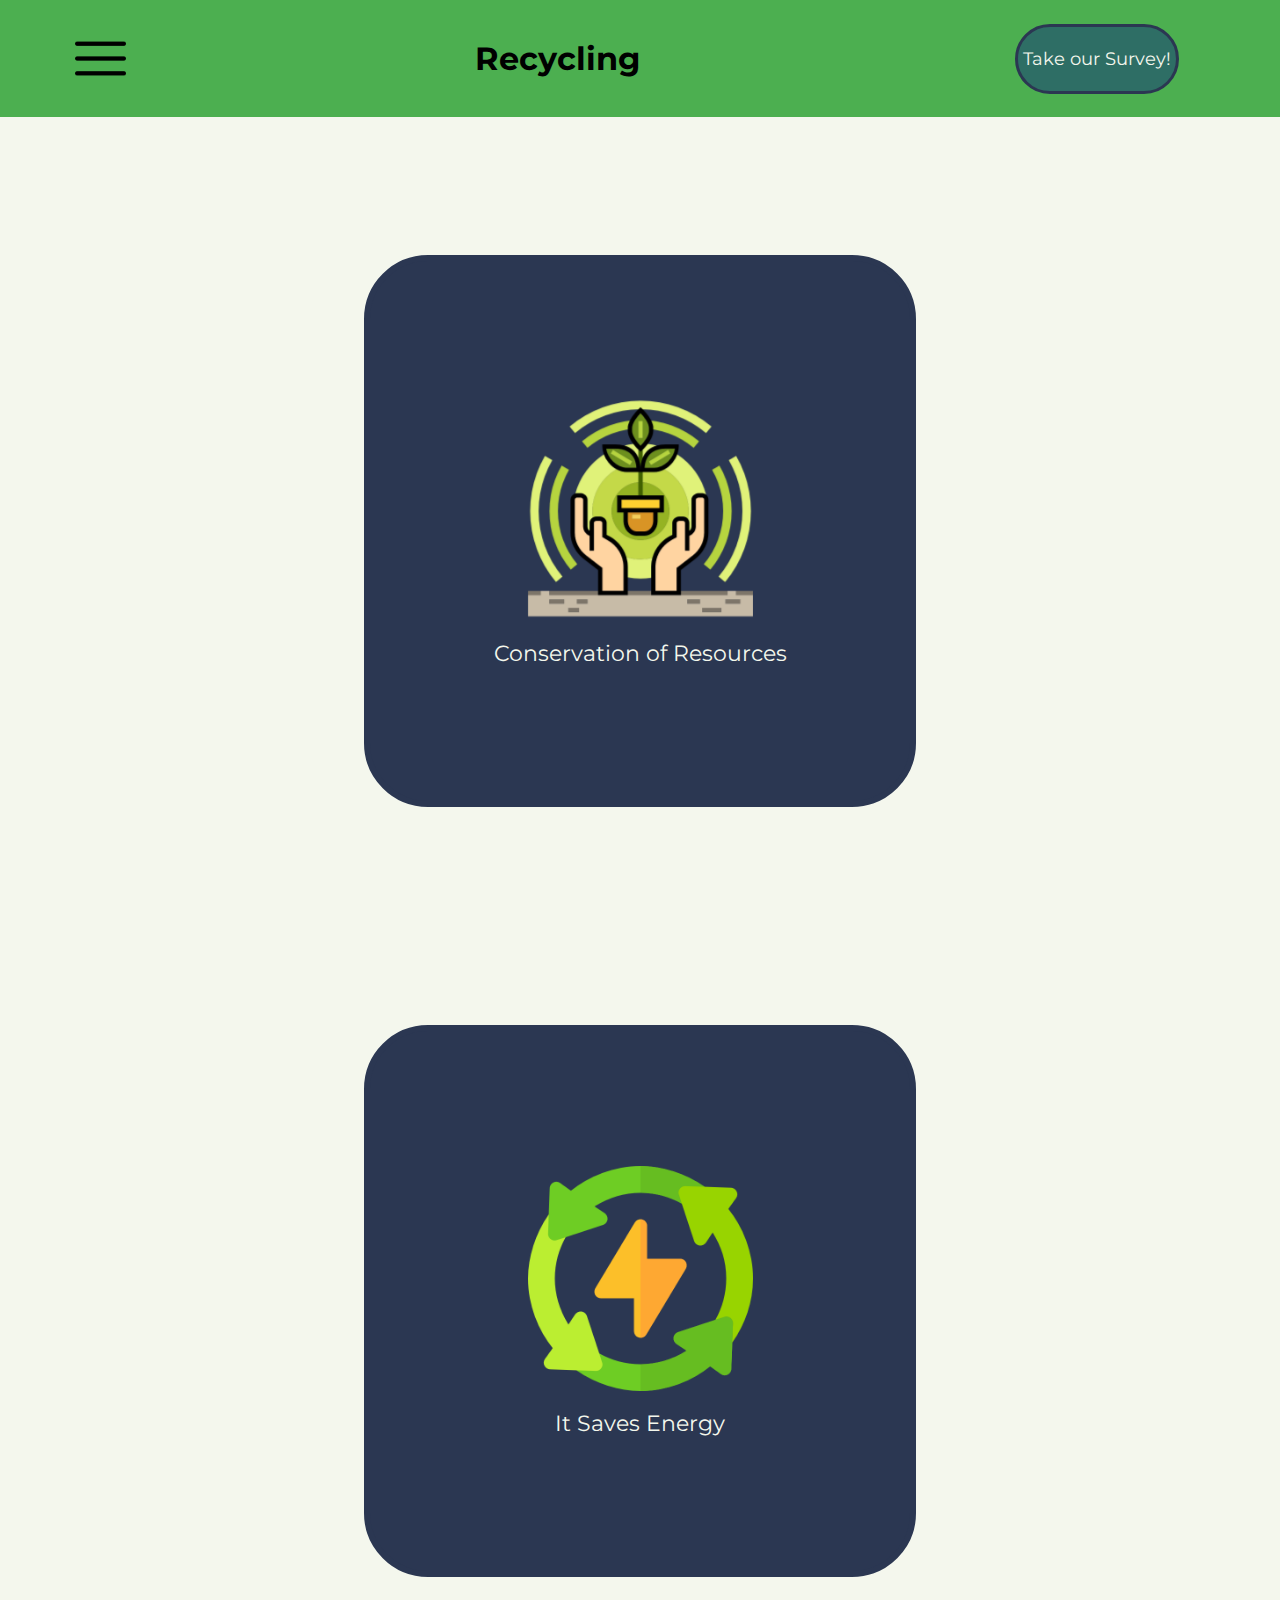
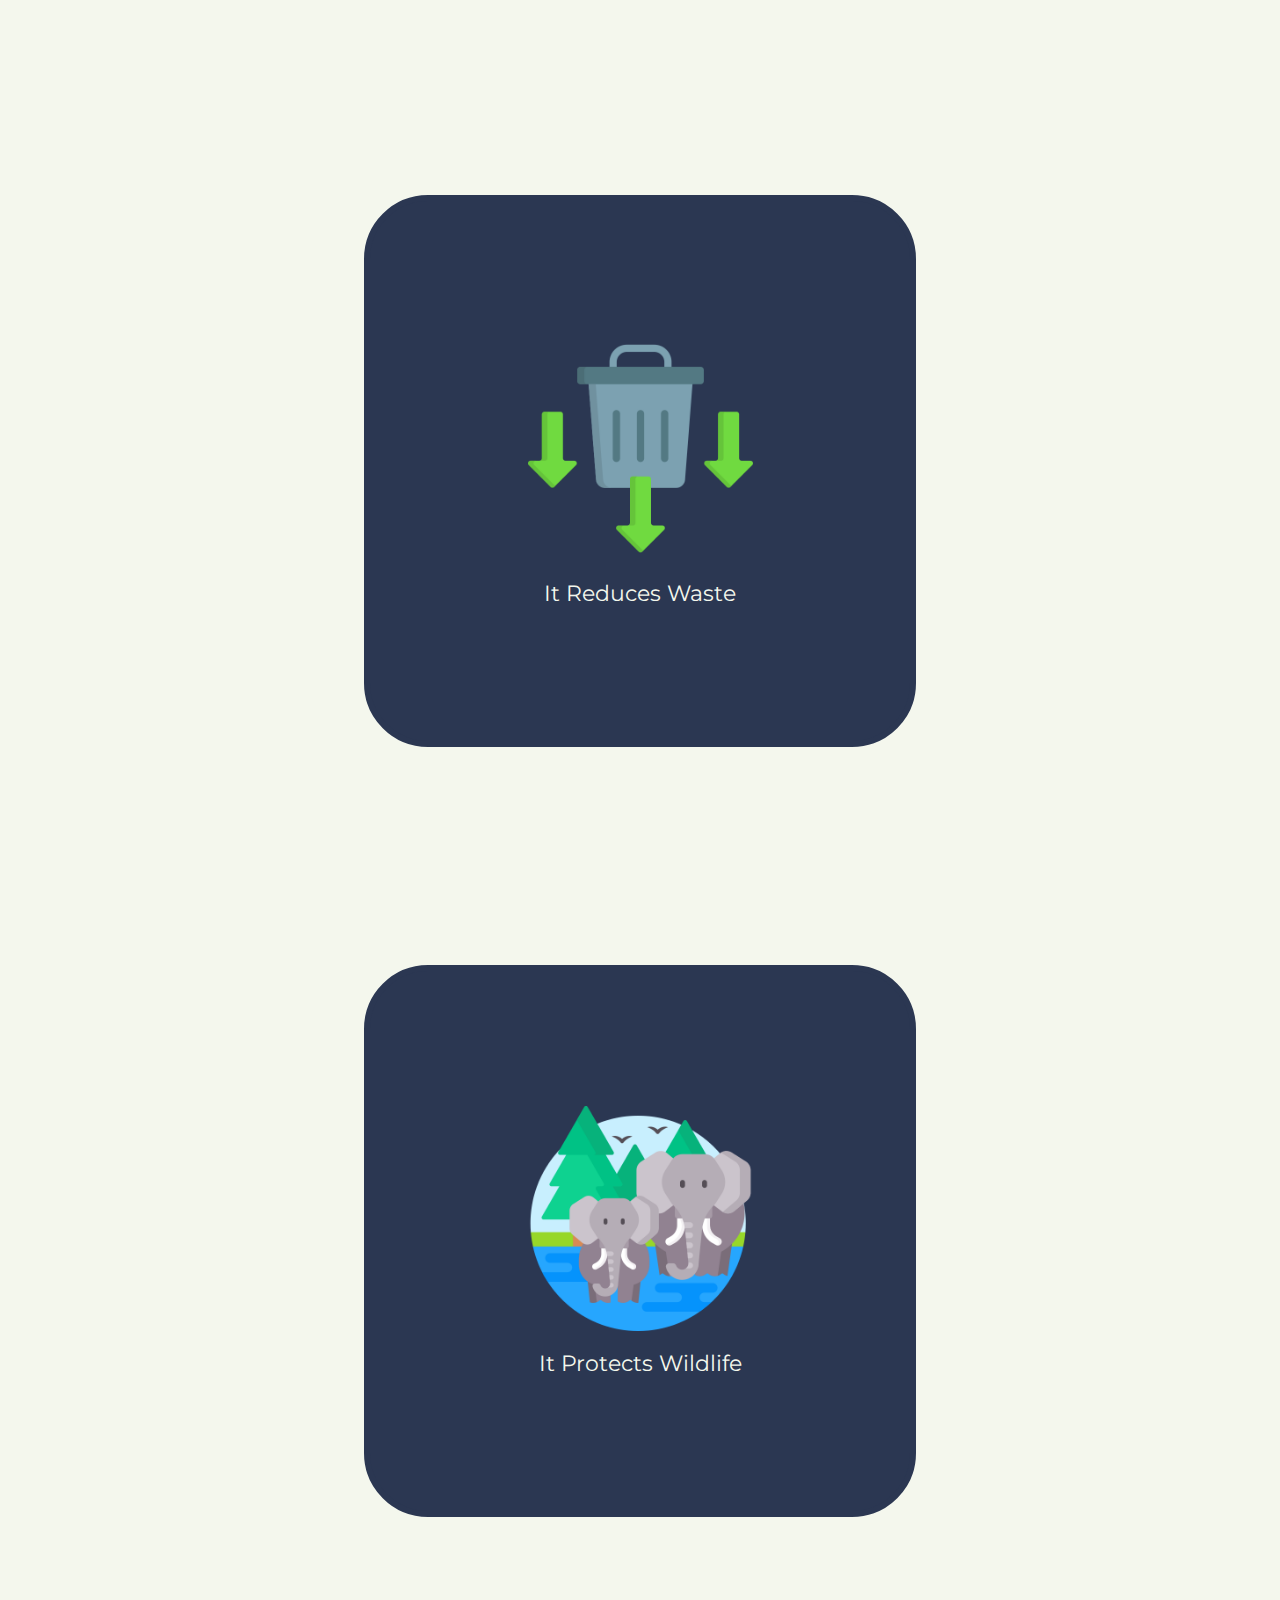
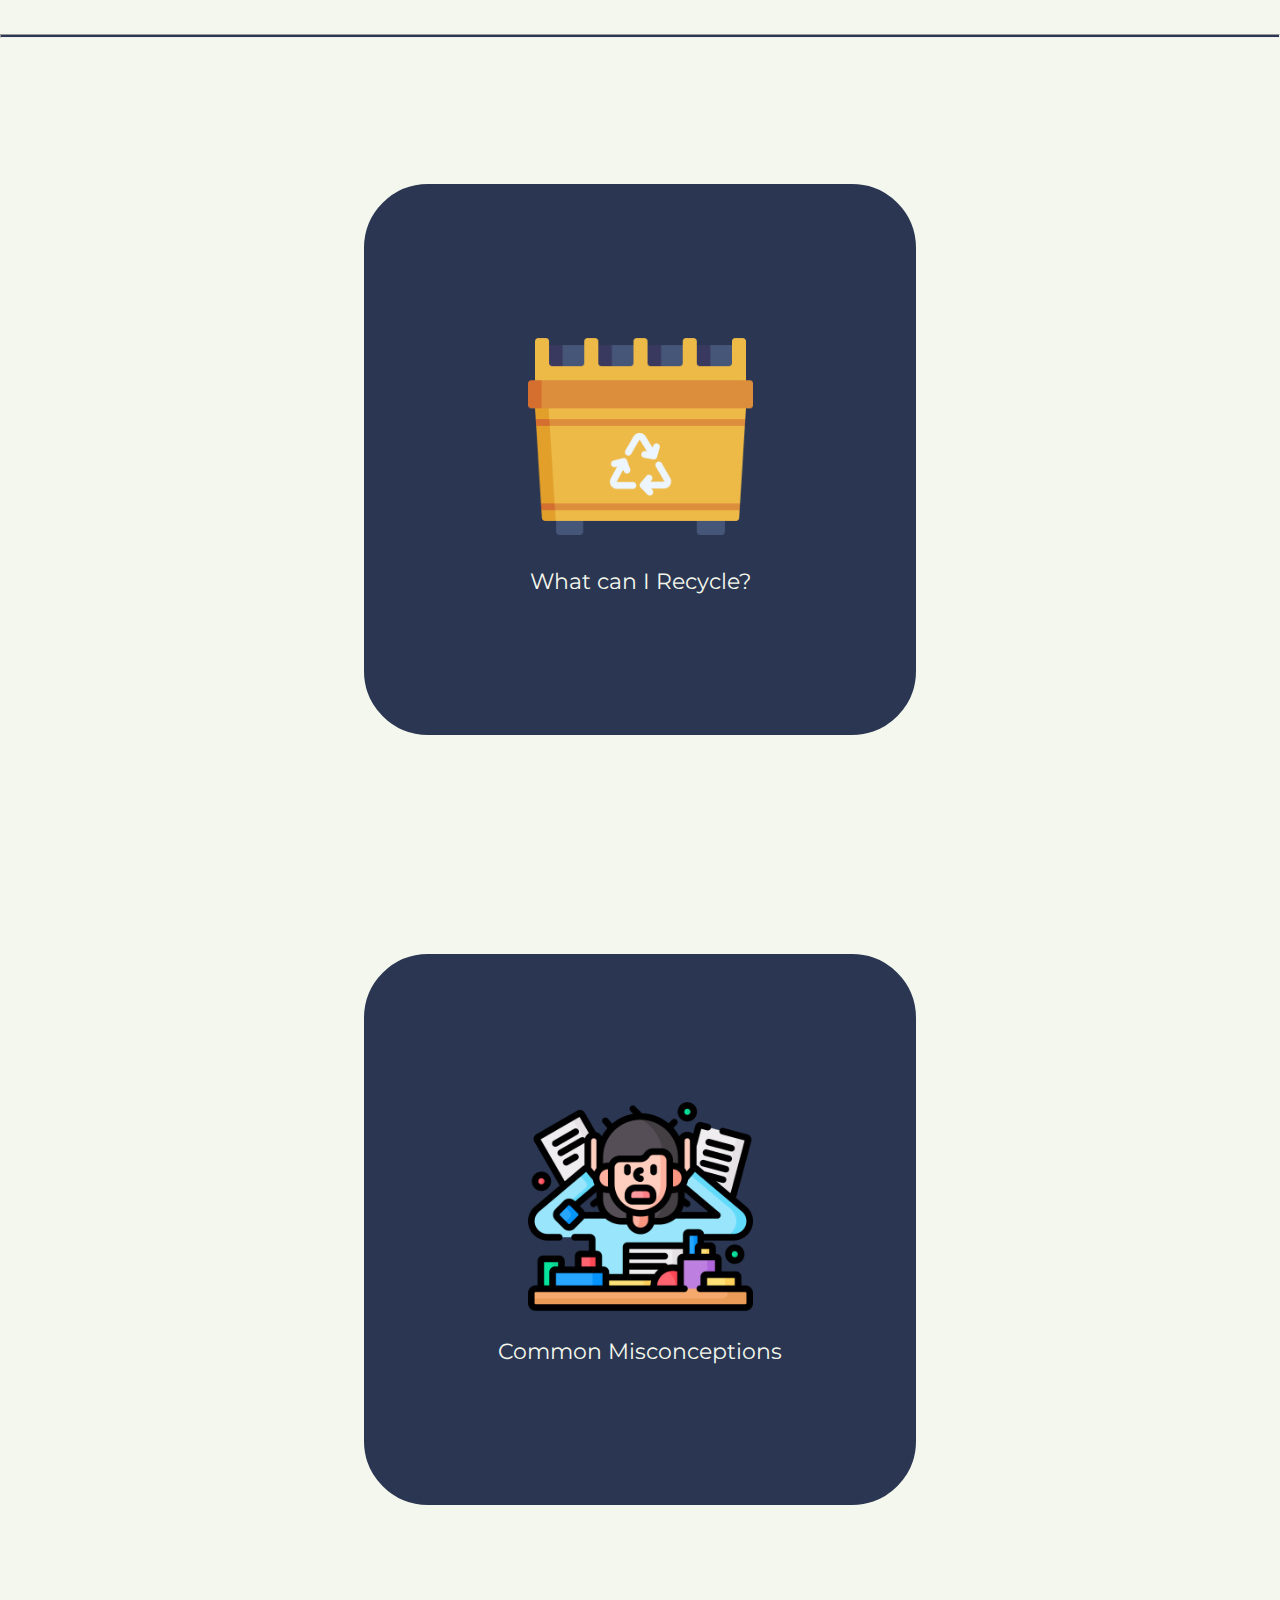
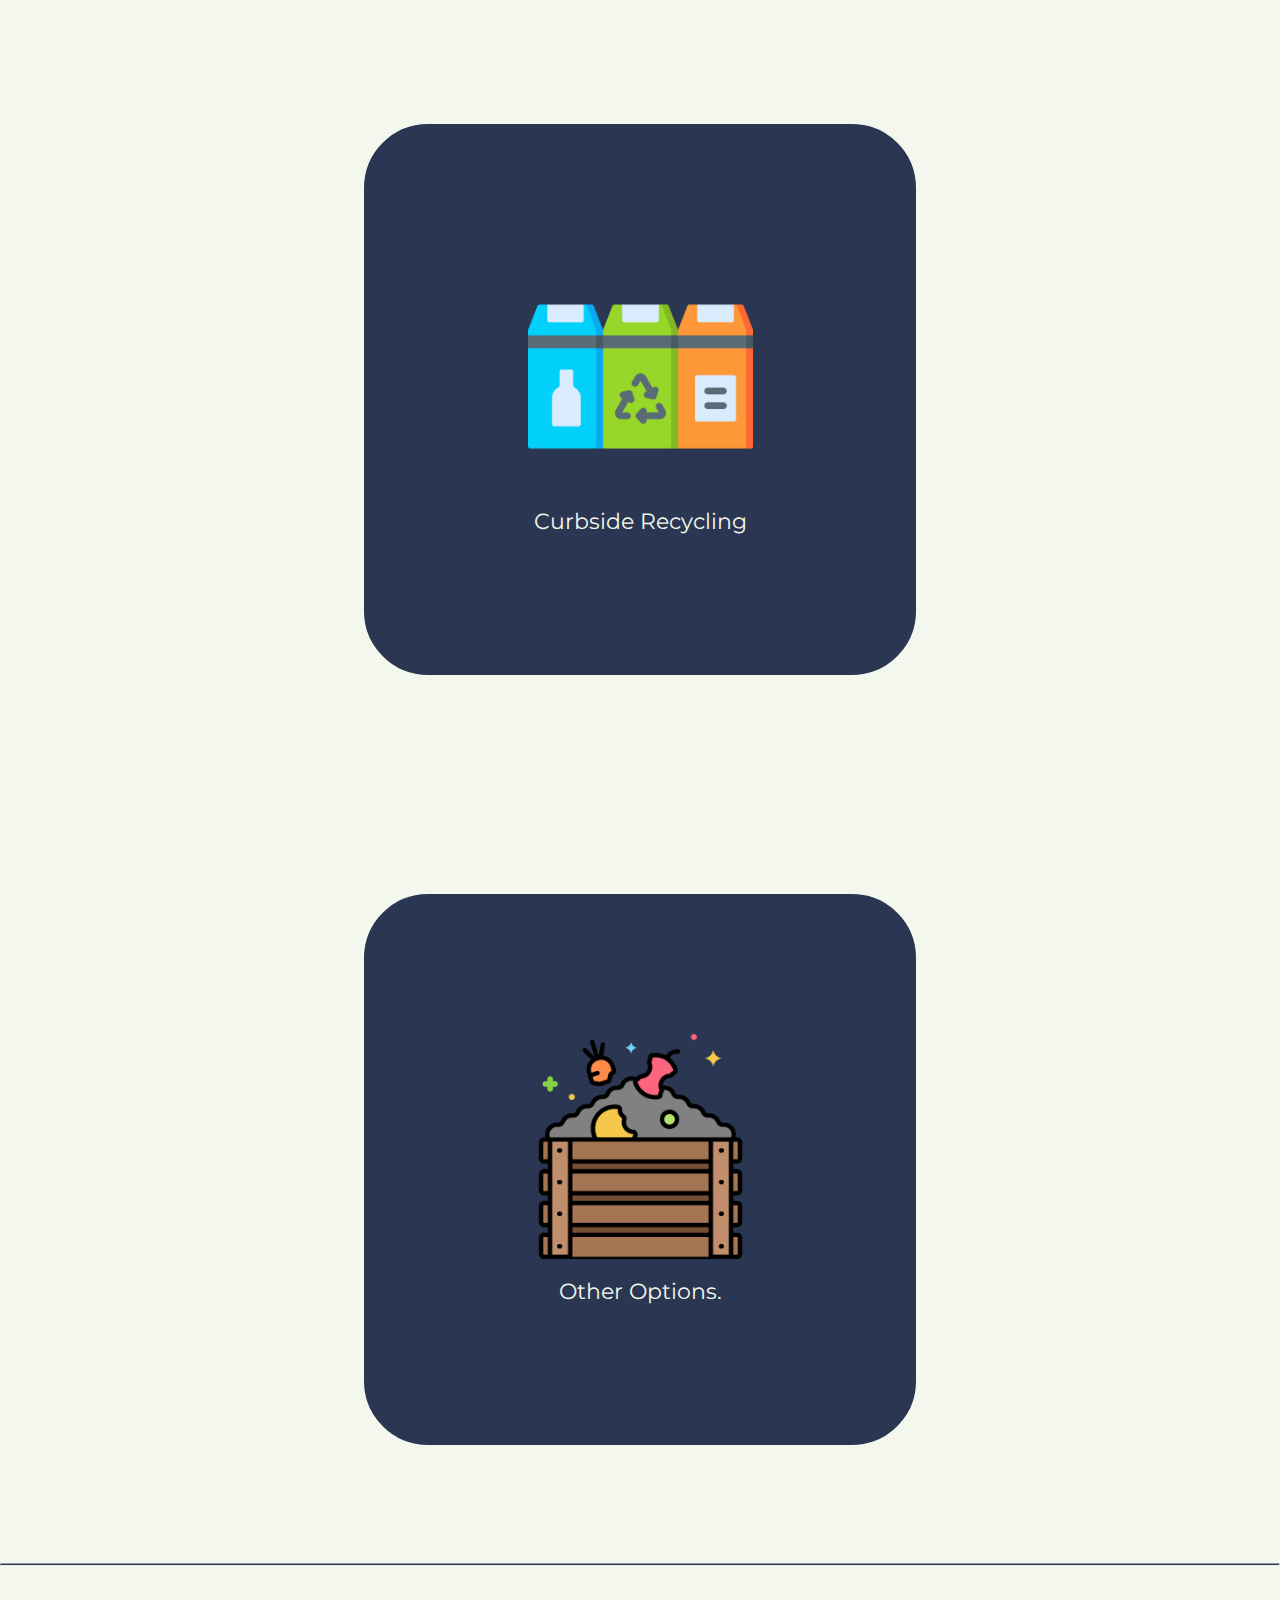
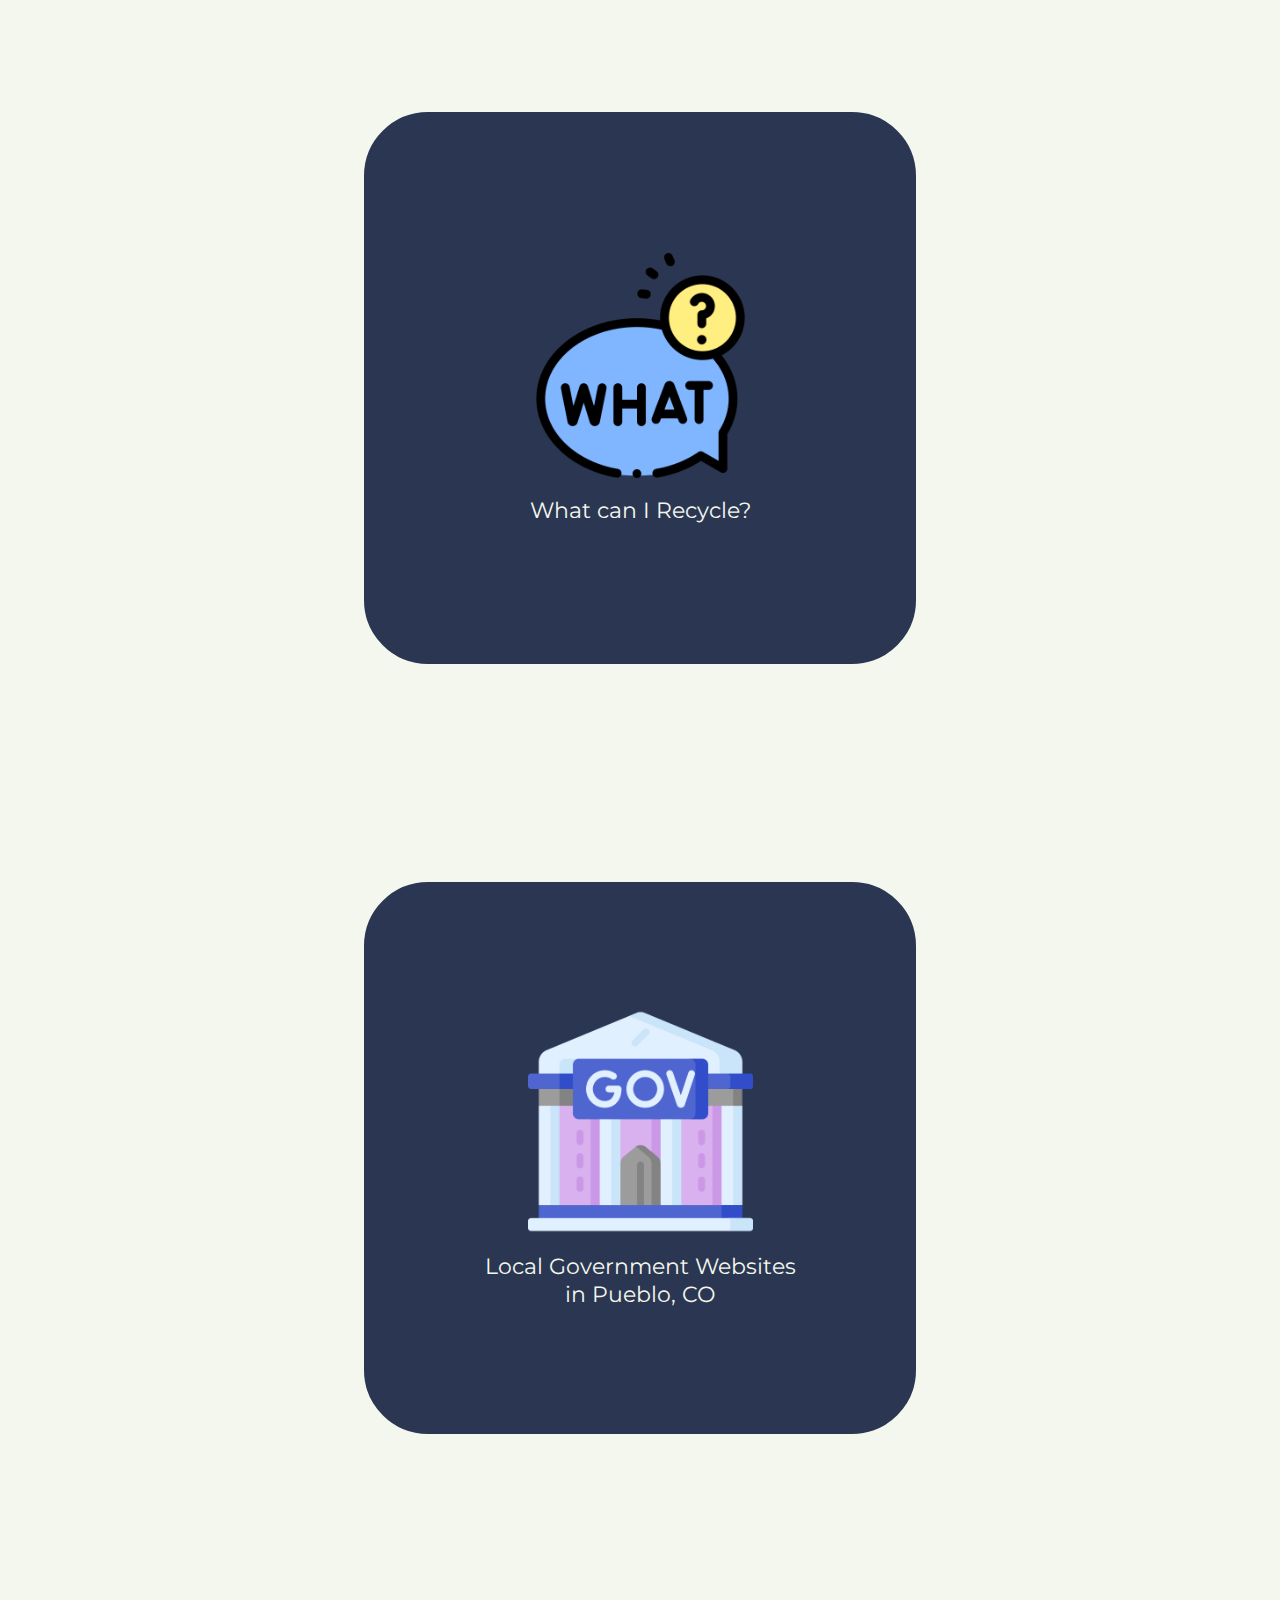
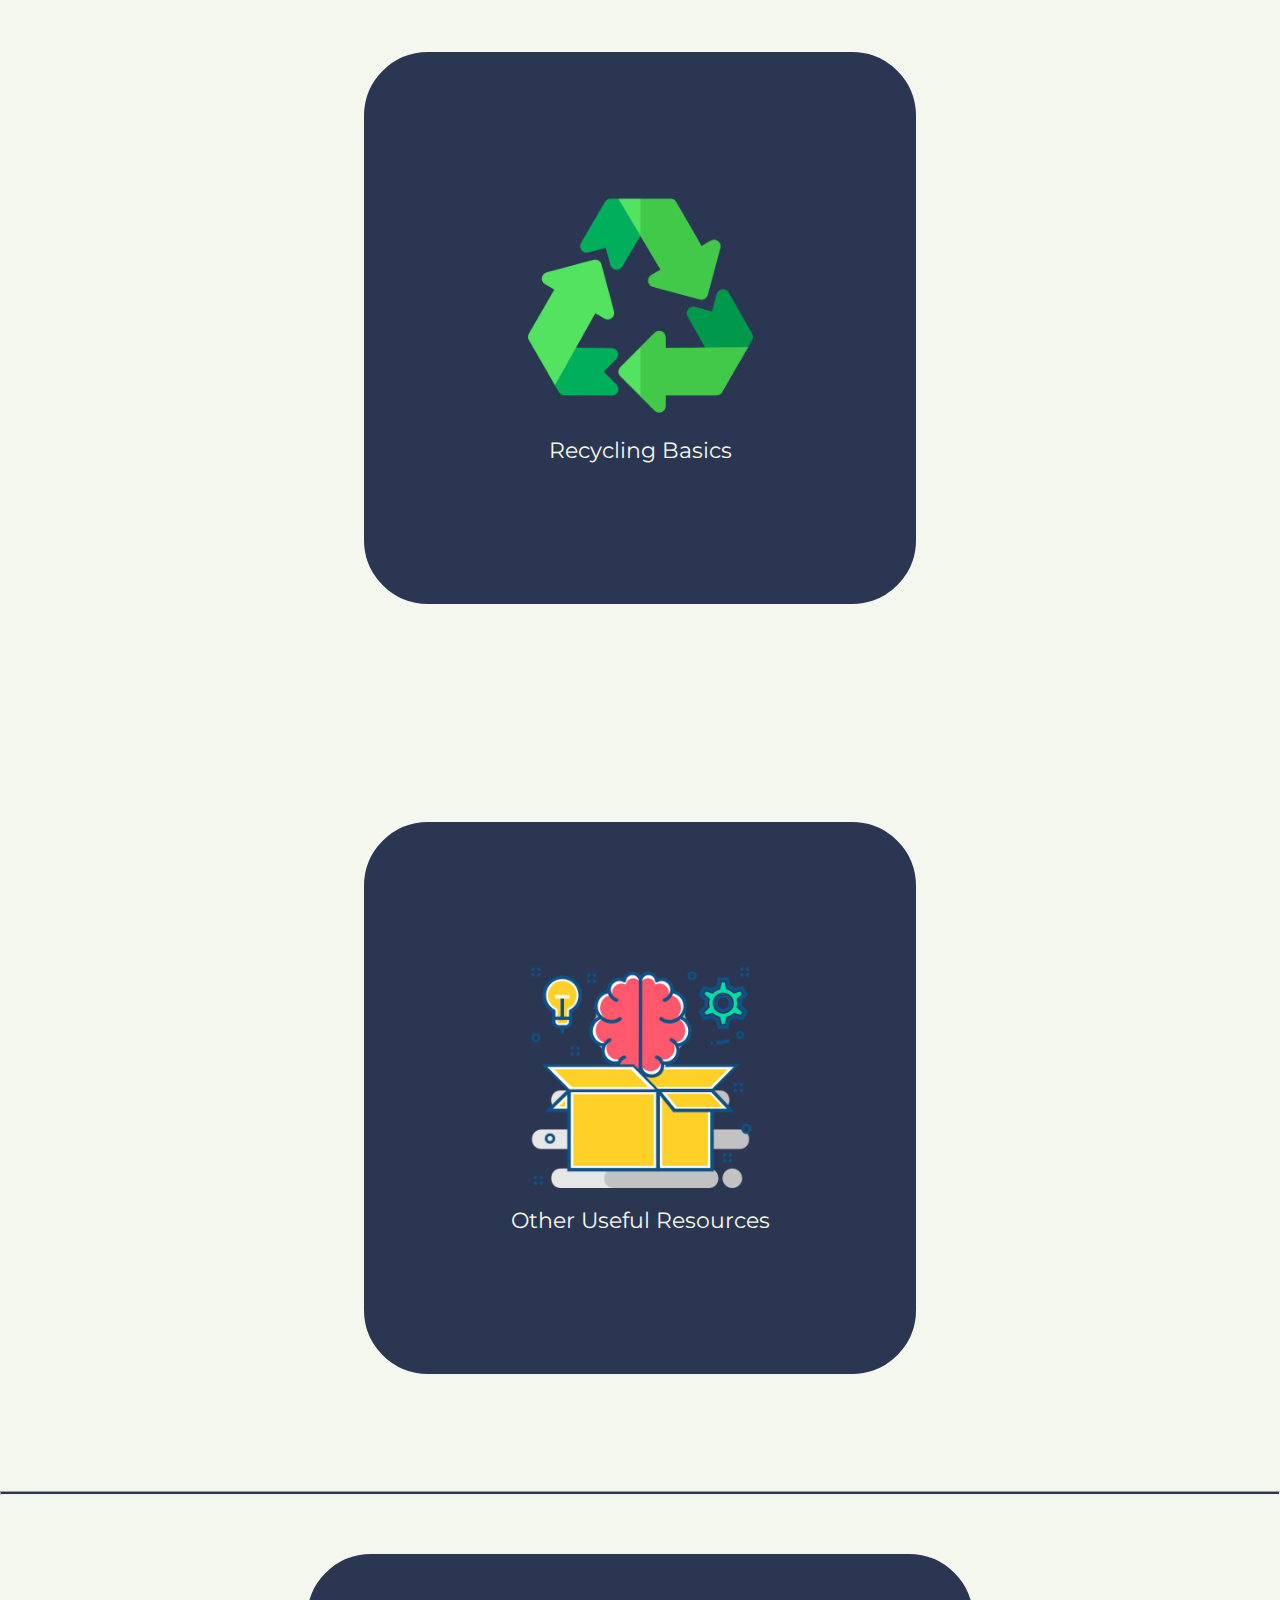
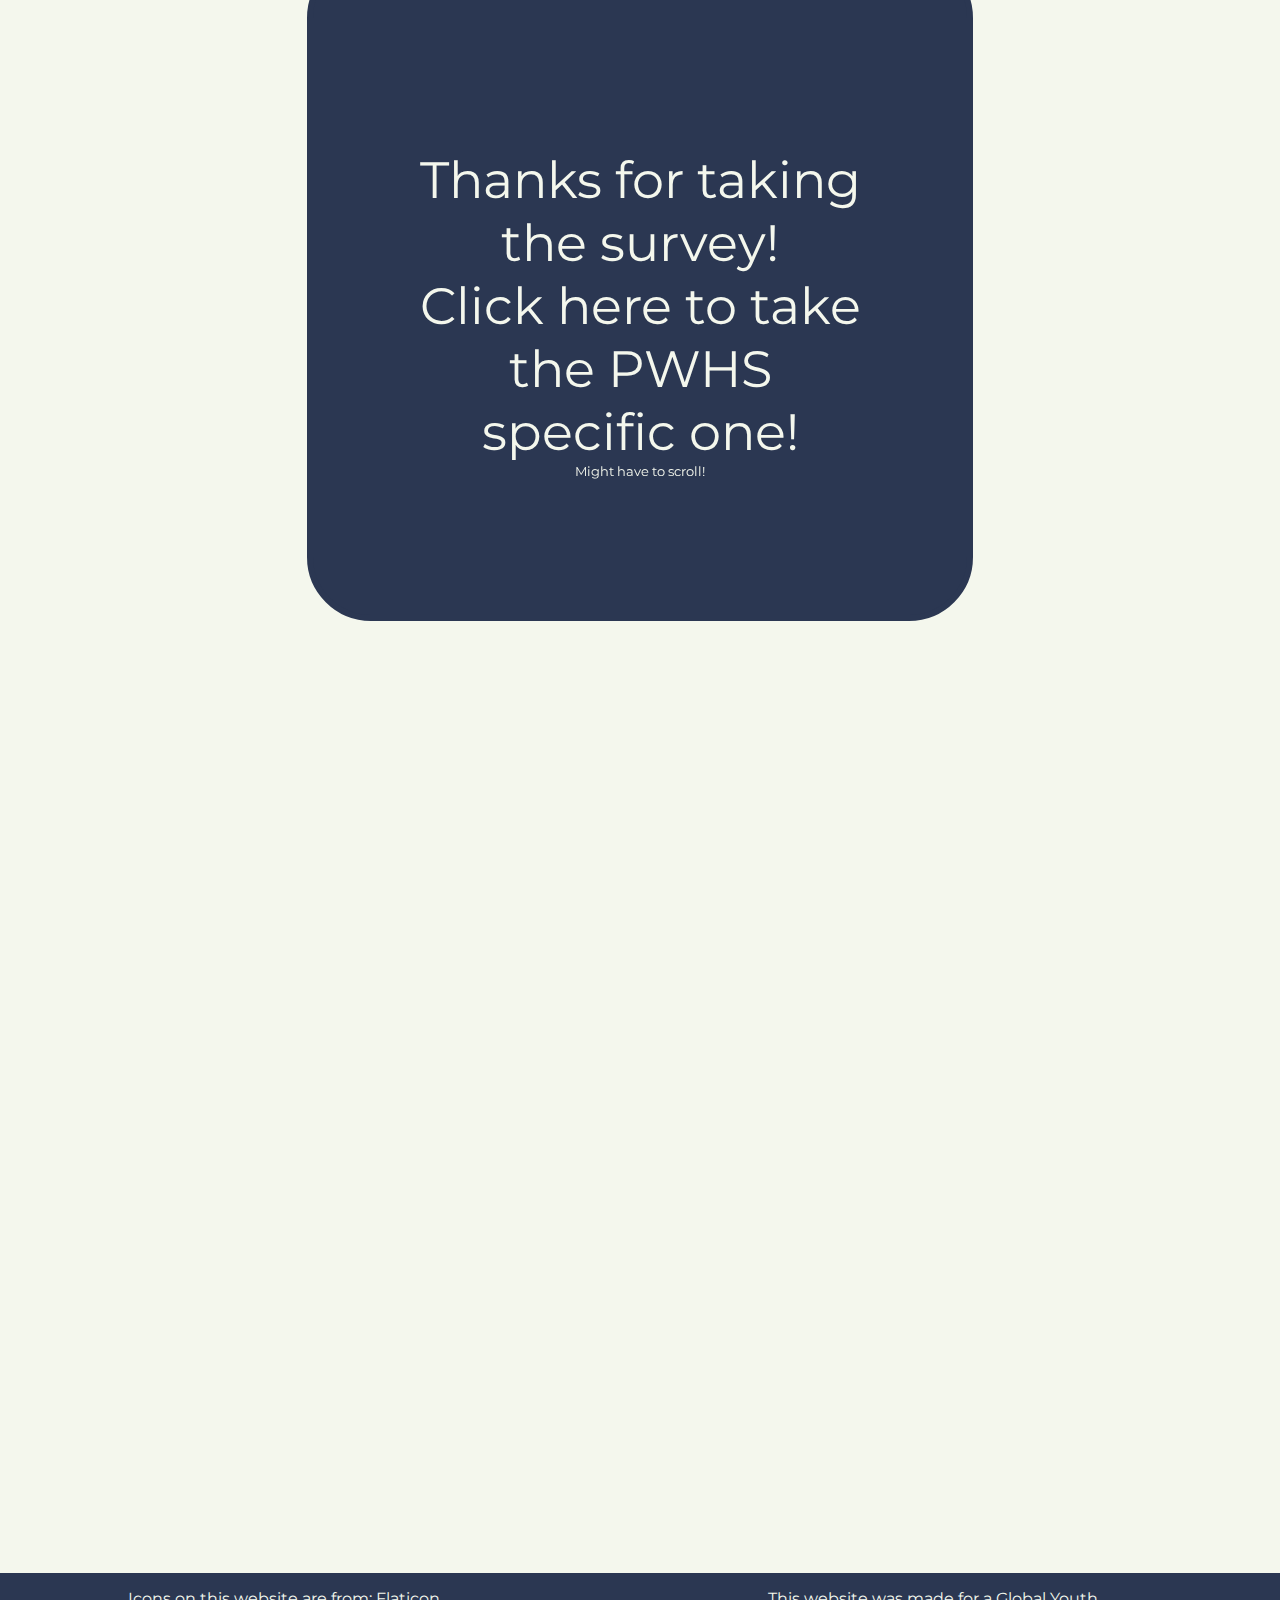
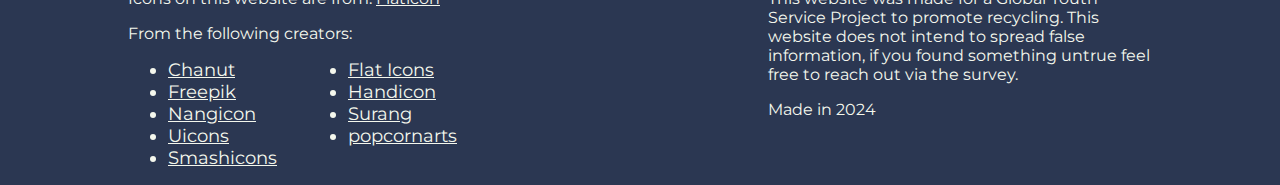
<file: index.html>
<!DOCTYPE html>
<html lang="en">

<head>
    <meta charset="UTF-8">
    <meta name="viewport" content="width=device-width, initial-scale=1.0">
    <title>Recycling</title>
    <link rel="stylesheet" href="style.css">
    <meta name="google-site-verification" content="mfiXJIywang_6eUXZCdTrlqip2WOdzo0ccaQPhDtjS4" />
    <link rel="preconnect" href="https://fonts.googleapis.com">
    <link rel="preconnect" href="https://fonts.gstatic.com" crossorigin>
    <link href="https://fonts.googleapis.com/css2?family=Montserrat:ital,wght@0,100..900;1,100..900&display=swap"
        rel="stylesheet">
    <link rel="shortcut icon" href="pictures/recycle-symbol.png" type="image/x-icon">
    <link rel="icon" href="pictures/recycle-symbol.png" type="image/x-icon">
    <!-- Google tag (gtag.js) -->
    <script async src="https://www.googletagmanager.com/gtag/js?id=G-XC9FH8LLP7"></script>
    <script>
        window.dataLayer = window.dataLayer || [];
        function gtag() { dataLayer.push(arguments); }
        gtag('js', new Date());

        gtag('config', 'G-XC9FH8LLP7');
    </script>
</head>

<body>

    <nav>
        <div id="dropdown">

            <img src="pictures/menu-burger.png" alt="Menu" class="menuIcon">

        </div>
        <div id="openMenu">
            <ul>
                <li><a href="#why" class="menuLinks">Why Recycle?</a></li>
                <li><a href="#how" class="menuLinks">How to Recycle?</a></li>
                <li><a href="#forMore" class="menuLinks">For More Information</a></li>
                <li><a href="#formH2" class="menuLinks">Take our survey!</a></li>
            </ul>
        </div>
        <div id="title">
            <h1>Recycling</h1>

        </div>
        <a href="#formH2" id="formLink" class="menuLinks">

            <div id="formHeader">
                Take our Survey!
            </div>

        </a>

    </nav>
    <!-- WHY--------------------------------------------- -->
    <section id="why">
        <h2 class="myH2">Why Recycle</h2>
        <div id="whyOptions">
            <div class="card">
                <div class="front">
                    <img src="pictures/conservation.png" alt="conservation icon">
                    Conservation of Resources

                </div>
                <div class="back">
                    We don't have infinite time to live, and we don't have infinite resources. We probably won't run out
                    in your lifetime, but think about your children's children's children's…
                </div>
            </div>
            <div class="card">
                <div class="front">
                    <img src="pictures/save.png" alt="Energy saving icon">
                    It Saves Energy
                </div>
                <div class="back">
                    <p>It takes less energy to recycle something than to make new raw materials. As recycling technology
                        advances, this gap will grow bigger and bigger. This is especially important, since our energy
                        production is not entirely green, and it also saves money.
                    </p>
                </div>
            </div>
            <div class="card">
                <div class="front">
                    <img src="pictures/waste-reduction.png" alt="waste-reduction icon">
                    It Reduces Waste
                </div>
                <div class="back">It's important to fight against a culture of waste. With reusing and recycling, we can
                    make our environment look cleaner and not like a giant trash bin.
                </div>
            </div>
            <div class="card">
                <div class="front">
                    <img src="pictures/animals.png" alt="Protection of Wildlife icon">
                    It Protects Wildlife
                </div>
                <div class="back">Since recycling reduces waste, it also helps protect wildlife. By properly managing
                    waste we can protect countless of lives. If it helps, think about this way: without wildlife you
                    wouldn't have enough food.
                </div>
            </div>

        </div>
    </section>

    <hr>
    <!-- HOW--------------------------------------------- -->

    <section id="how">
        <h2 class="myH2">How to Recycle</h2>
        <div id="howOptions">

            <div class="card">
                <div class="front">
                    <img src="pictures/recycling-bin.png" alt="What to recycling icon">
                    What can I Recycle?
                </div>
                <div class="back">
                    <p>Most generally you can recycle paper, cardboard, cans, and bottles.</p>
                    <p>No food or liquid in normal recycling (instead try composting).</p>
                    <p>Don't bag it, put it loose in the cart.</p>
                    <p>For more specific instruction see: <a href="#forMore" class="cardLinks">the for more information
                            section</a></p>
                </div>
            </div>
            <div class="card">
                <div class="front">
                    <img src="pictures/unorganized.png" alt="misconceptions icon">
                    Common Misconceptions
                </div>
                <div class="back">
                    <p>Recycling arrows doesn't mean it's 100% recyclable.</p>
                    <p>You don't have to deep clean everything.</p>
                    <p>Throwing away wrong things will make the process longer and more expensive.</p>
                </div>
            </div>
            <div class="card">
                <div class="front">
                    <img src="pictures/waste-bin.png" alt="Curbside Recycling Icon">
                    Curbside Recycling

                </div>
                <div class="back">Many areas offer curbside recycling programs where you can throw away recyclable
                    materials in designated bins. Typically you can dispose of paper, cardboard, glass, plastic, and
                    metal.
                    <a href="https://cdphe.colorado.gov/hm/recycling" class="cardLinks">Check the local government
                        website for
                        locations.</a>
                </div>
            </div>
            <div class="card">
                <div class="front">
                    <img src="pictures/composting.png" alt="Composting icon">
                    Other Options.
                </div>
                <div class="back">
                    <p>You can compost your organic waste, which not only will provide you with good soil,
                        but can also save money waste disposal costs.</p>
                    <p>Other items might require special places, like electronics, check locally for options.</p>
                </div>
            </div>
        </div>
    </section>

    <hr>
    <!-- FOR MORE--------------------------------------------- -->

    <section id="forMore">
        <h2 class="myH2">For More Infromation:</h2>
        <div id="forOptions">

            <div class="card">
                <div class="front">
                    <img src="pictures/what.png" alt="What to recycle icon">
                    What can I Recycle?
                </div>
                <div class="back">

                    <p><a href="https://earth911.com/recycling-center-search-guides/?utm_source=earth911-header"
                            class="cardLinks">Earth911</a>
                    </p>
                </div>
            </div>
            <div class="card">
                <div class="front">
                    <img src="pictures/government.png" alt="local government icon">
                    Local Government Websites <br> in Pueblo, CO

                </div>
                <div class="back">
                    <p><a href="https://cdphe.colorado.gov/hm/recycling" class="cardLinks">Colorado</a></p>
                    <p><a href="https://county.pueblo.org/public-health-department/recycling" class="cardLinks">Pueblo
                            county </a></p>
                </div>
            </div>
            <div class="card">
                <div class="front">
                    <img src="pictures/recycle-symbol.png" alt="Recycling icon">
                    Recycling Basics
                </div>
                <div class="back">
                    <p><a href="https://www.recyclecolorado.org/recycling-basics" class="cardLinks">Republic services /
                            recycling</a>
                    </p>
                    <p><a href="https://www.recyclecolorado.org/recycling-basics" class="cardLinks">Recycle Colorado</a>
                    </p>
                </div>
            </div>

            <div class="card">
                <div class="front">
                    <img src="pictures/human.png" alt="Other useful resources icon">
                    Other Useful Resources
                </div>
                <div class="back">
                    <p><a href="https://chat.openai.com/" class="cardLinks">Chat with chatGPT to learn more</a></p>
                </div>
            </div>
        </div>
    </section>

    <hr>


    <!-- Google form--------------------------------------------- -->
    <h2 class="myH2" id="formH2"></h2>

    <div id="chooseCard">
        <div class="card" id="choose">
            <div class="front switch">
                <p>Thanks for taking the survey!</p>
                <p style="margin-top: 0px;">Click here to take the PWHS specific one!</p>
                <p style="font-size: small; margin-top: 0px;">Might have to scroll!</p>
            </div>
            <div class="back switch">
                <p>I want to take the general survey instead</p>
                <p style="font-size: small;">Might have to scroll!</p>

            </div>
        </div>
        <div id="formGeneral" class="iframeContainer">
            <iframe
                src="https://docs.google.com/forms/d/e/1FAIpQLSdGAbL76WOKeSPIiYc1OlYAFavFbR2p3mAhK2JJ5UNudovbng/viewform?embedded=true"
                width="640" height="1660" frameborder="0" marginheight="0" marginwidth="0">Loading...</iframe>
        </div>

        <div id="formPWHS" class="iframeContainer">
            <iframe
                src="https://docs.google.com/forms/d/e/1FAIpQLSeAKDKhC5SRqJ6Msv0Iy0Ust1wrXe5uBICGAGIYmJ3od3I_hQ/viewform?embedded=true"
                width="640" height="614" frameborder="0" marginheight="0" marginwidth="0">Best school :)</iframe>
        </div>
    </div>






    <!-- Footer ---------------------------------------------- -->
    <footer>
        <div id="credits">
            <p>Icons on this website are from: <a href="https://www.flaticon.com/" title="flaticon">Flaticon</a></p>
            <p>From the following creators:</p>
            <ul id="column">
                <li><a href="https://www.flaticon.com/authors/chanut">Chanut</a></li>
                <li><a href="https://www.flaticon.com/authors/freepik">Freepik</a></li>
                <li><a href="https://www.flaticon.com/authors/nangicon">Nangicon</a></li>
                <li><a href="https://www.flaticon.com/authors/uicons">Uicons</a></li>
                <li><a href="https://www.flaticon.com/authors/smashicons">Smashicons</a></li>
                <li><a href="https://www.flaticon.com/authors/flat-icons">Flat Icons</a></li>
                <li><a href="https://www.flaticon.com/authors/handicon">Handicon</a></li>
                <li><a href="https://www.flaticon.com/authors/surang">Surang</a></li>
                <li><a href="https://www.flaticon.com/authors/popcornarts">popcornarts</a></li>

            </ul>

        </div>
        <div id="signature">
            This website was made for a Global Youth Service Project to promote recycling. This website does not intend
            to spread false information, if you found something untrue feel free to reach out via the survey.
            <p>Made in 2024</p>
        </div>


        <!-- <a href="https://www.flaticon.com/free-icons/food-and-restaurant" title="food and restaurant icons">Conservation
            icons created by Chanut-is-Industries - Flaticon</a>
        <a href="https://www.flaticon.com/free-icons/save" title="save icons">Save icons created by Freepik -
            Flaticon</a>
        <a href="https://www.flaticon.com/free-icons/waste-reduction" title="waste reduction icons">Waste reduction
            icons created by nangicon - Flaticon</a>
        UIcons by <a href="https://www.flaticon.com/uicons">Flaticon</a>
        <a href="https://www.flaticon.com/free-icons/wildlife" title="wildlife icons">Wildlife icons created by Freepik
            - Flaticon</a>
        <a href="https://www.flaticon.com/free-icons/garbage" title="garbage icons">Garbage icons created by Freepik -
            Flaticon</a>
        <a href="https://www.flaticon.com/free-icons/waste" title="waste icons">Waste icons created by Smashicons -
            Flaticon</a>
        <a href="https://www.flaticon.com/free-icons/compost" title="compost icons">Compost icons created by Flat Icons
            - Flaticon</a>
        <a href="https://www.flaticon.com/free-icons/government" title="government icons">Government icons created by
            Freepik - Flaticon</a>
        <a href="https://www.flaticon.com/free-icons/advertisig-agency" title="advertisig agency icons">Advertisig
            agency icons created by Handicon - Flaticon</a>
        <a href="https://www.flaticon.com/free-icons/charity" title="charity icons">Charity icons created by Freepik -
            Flaticon</a>
        <a href="https://www.flaticon.com/free-icons/factory" title="factory icons">Factory icons created by surang -
            Flaticon</a> -->
        <!-- <a href="https://www.flaticon.com/free-icons/question" title="question icons">Question icons created by Freepik - Flaticon</a> -->
        <!-- <a href="https://www.flaticon.com/free-icons/brain" title="brain icons">Brain icons created by popcornarts - Flaticon</a> -->
    </footer>





    <script src="thing.js"></script>
</body>

</html>
</file>
<file: style.css>
/* https://colorhunt.co/palette/f4f7ed86ee602e6e652b3752  
for icons flaticon.com*/

body {
    margin: 0%;
    background-color: #F4F7ED;
    font-family: "Montserrat", sans-serif;
}




/* navbar */

nav {
    background-color: #4CAF50;
    width: 100%;
    position: sticky;
    top: 0px;
    height: 13vh;
    display: flex;
    align-items: center;
    justify-content: space-around;
    flex-direction: row;
    flex-wrap: nowrap;
    z-index: 9999;
    min-height: 70px;
}

h1 {
    text-align: center;
    height: 100%;
    width: 100%;
    margin: 0%;
    justify-content: center;
    align-items: center;
    font-size: xx-large;
    display: flex;
    flex-wrap: wrap;

}




nav>div {
    min-height: 70px;
}

#dropdown {
    width: 10vw;
    display: flex;
    align-items: center;
    flex-direction: column;
    justify-content: center;
    max-width: fit-content;
    z-index: 9999;
}

.menuIcon {
    width: 40%;
    transition: 1s ease;
}

.change {
    width: 30%;
}

#title {
    height: 100%;
    z-index: 9999;
}



#openMenu {
    display: none;
    opacity: 0;
    position: fixed;
    top: 10vh;
    left: 7vw;
    border-radius: 0px 0px 5px 5px;
    padding: 5px;
    background-color: #4CAF50;
    color: #2B3752;
    transition: 1s;
}

li {
    font-size: large;
    color: #F4F7ED;
}

.menuLinks {
    font-style: inherit;
    font-size: inherit;
    color: #F4F7ED;
    text-decoration: none;
    display: block;
    margin: 5%;
}


.menuLinks:hover,
li:hover {
    color: #2B3752 !important;
}


a:hover {
    cursor: pointer;
}

#title {
    width: 50%;
}

#formHeader {
    background-color: #2E6E65;
    border-radius: 5vw;
    width: 15vmin;
    min-width: fit-content;
    padding: 5px;
    height: 6vmin;
    min-height: 25px;
    color: #F4F7ED;
    display: flex;
    justify-content: center;
    align-items: center;
    border: #2B3752 0.2em solid;
    transition: 1s;
    font-size: 2vmin;
    white-space: nowrap;
}

#formHeader:hover,
.moving {
    background-color: red !important;
    transform: scale(1.2);
}

#formLink {
    text-decoration: none;
}

/* general */

p {
    margin-bottom: 0;
}

hr {
    height: 0.1rem;
    background-color: #2B3752;
}

h2 {
    opacity: 0;
    margin: 0;
    position: relative;
    top: -10vh;
}


.back>a {
    font-style: inherit;
    font-size: inherit;
    color: inherit;

}

.cardLinks {
    color: #4CAF50 !important;
    display: block;
}

.cardLinks:hover {
    font-size: larger;
}


/* Section 1 why */

#whyOptions,
#howOptions,
#forOptions {
    display: flex;
    flex-wrap: wrap;
    flex-direction: row;
    align-content: center;
    justify-content: space-evenly;
    align-items: center;
}



#whyOptions>div,
.front,
.back,
#howOptions>div,
#forOptions>div,
#chooseCard>.card {

    display: flex;
    align-items: center;
    justify-content: center;
    margin: 10vmax 6vmax;
    width: 50vmin;
    height: 50vmin;
    min-width: fit-content;
    min-height: fit-content;
    text-align: center;
    padding: 2em;
}

.card {
    position: relative;
}

.front,
.back {
    background-color: #2B3752;
    border-radius: 5vw;
    color: #F4F7ED;
    backface-visibility: hidden;
    perspective: 1000px;
    position: absolute;
    transition: 1s ease-in-out;
    transform-style: preserve-3d;
    border: #2B3752 solid .5vw;

}

.back {
    transform: rotateY(180deg);
    background-color: #F4F7ED;
    color: #2B3752;

    display: flex;
    flex-direction: column;
}

@media only screen and (max-width: 600px) {
    .back {
        font-size: 0.7rem;
    }
}

.card:hover {
    cursor: pointer;
    transform: scale(1.02);
}

#dropdown:hover {
    cursor: pointer;
    transform: scale(1.1);
}


.front>img {
    width: 50%;
    min-width: 4em;
    aspect-ratio: fixed;
    margin-bottom: 2vh;
}

.front {
    display: flex;
    flex-direction: column;
    font-size: 1.4rem;
}

/* google form */



iframe {
    position: relative;
    margin-top: 9vmin;
}

#formGeneral {
    display: flex;
    justify-content: center;

}

#formPWHS {
    display: none;
    justify-content: center;
}

#chooseCard {
    width: 100%;
    display: flex;
    justify-content: space-around;
    align-items: flex-start;
    flex-direction: row;
    flex-wrap: wrap;
}

#choose {
    max-height: 50vh;
}

.switch {
    font-size: 4vw;

}

.iframeContainer {
    position: relative;
    width: 100vmin;
    height: 0;
    padding-bottom: 75vmin;
    margin-bottom: 15vmin;
}

.iframeContainer iframe {
    position: absolute;
    top: 0;
    left: 0;
    width: 100%;
    height: 100%;
    border: 0;
}


/* footer: */

footer {
    background-color: #2B3752;
    color: #F4F7ED;
    width: 100%;
    display: flex;
    justify-content: space-around;
    align-items: baseline;
    margin-top: 10vh;
}


footer>div>ul>li>a,
footer>div>p>a {
    font-style: inherit;
    font-size: inherit;
    color: #F4F7ED;
}

footer>div {
    width: 30%;
}

#column {
    columns: 2;
}

@media only screen and (max-width: 600px) {
    #column {
        columns: auto;
    }

    footer {
        font-size: 0.7rem !important;
    }
}
</file>
